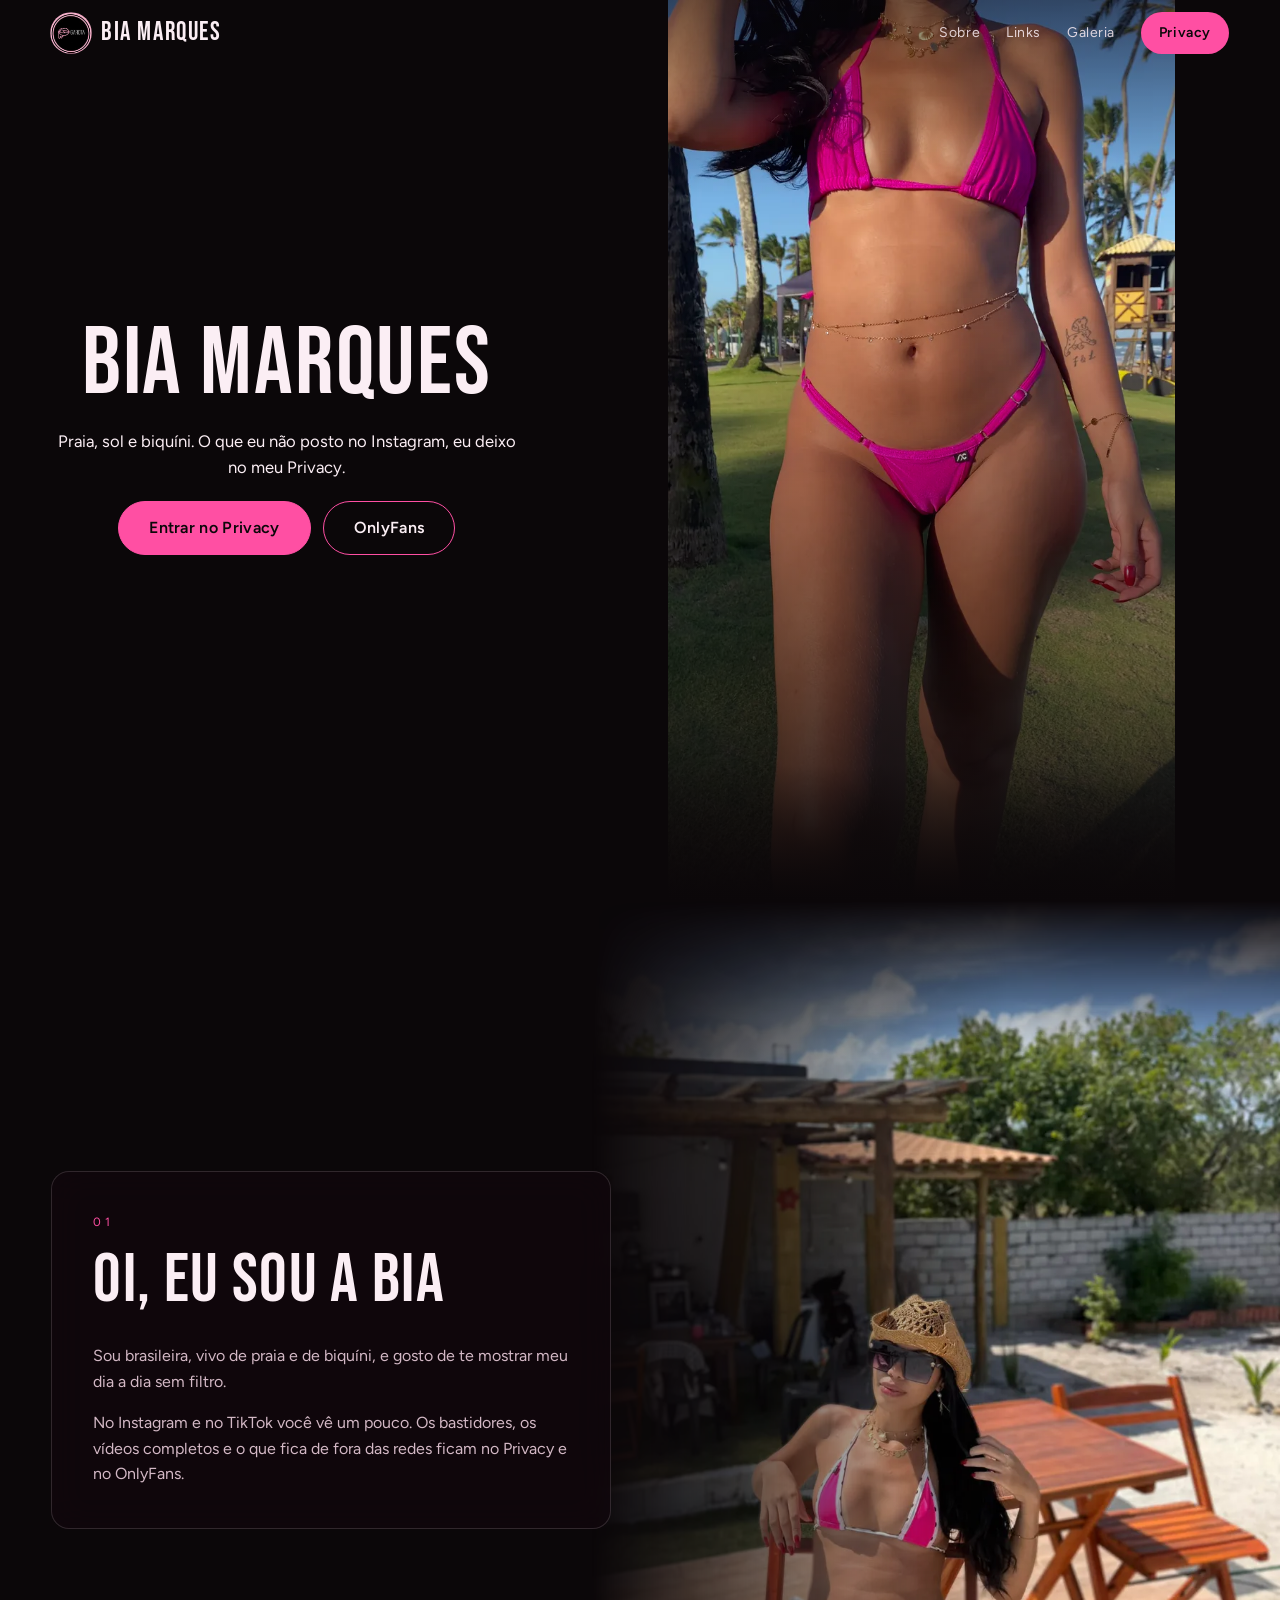
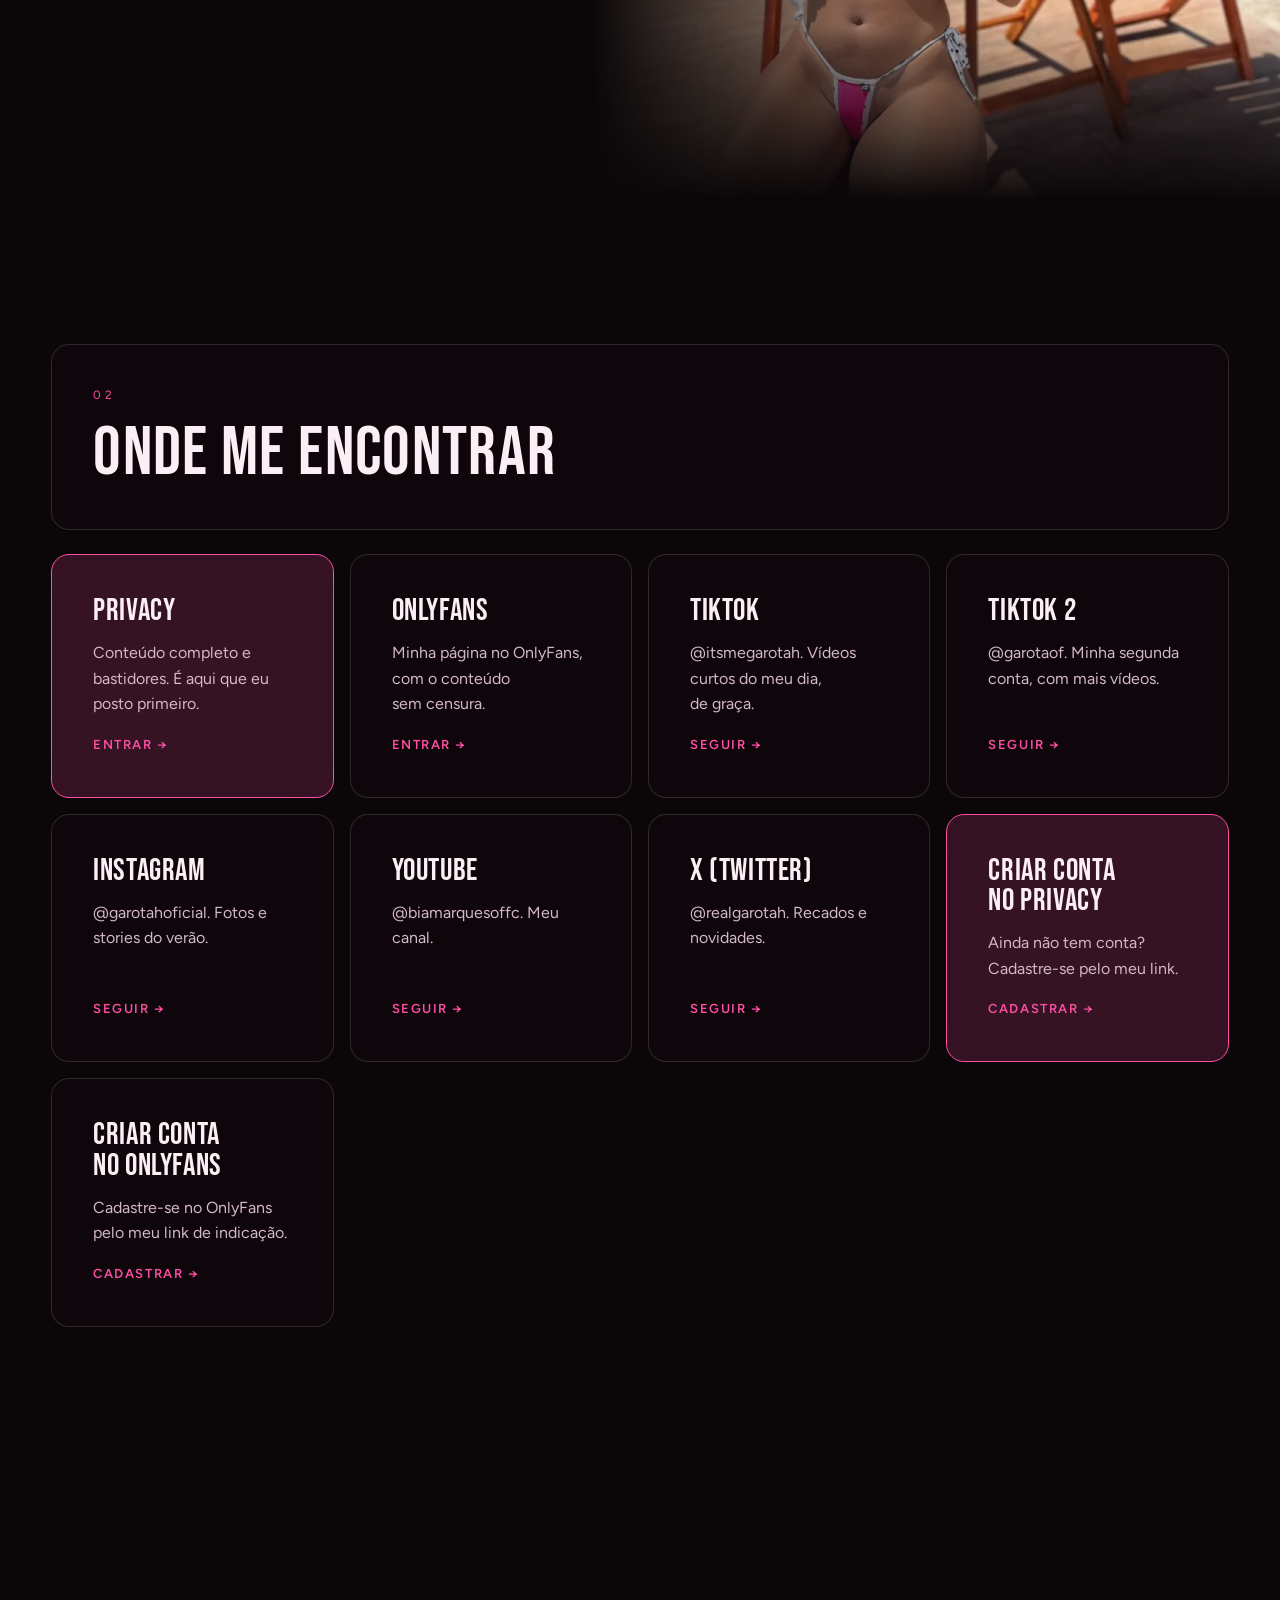
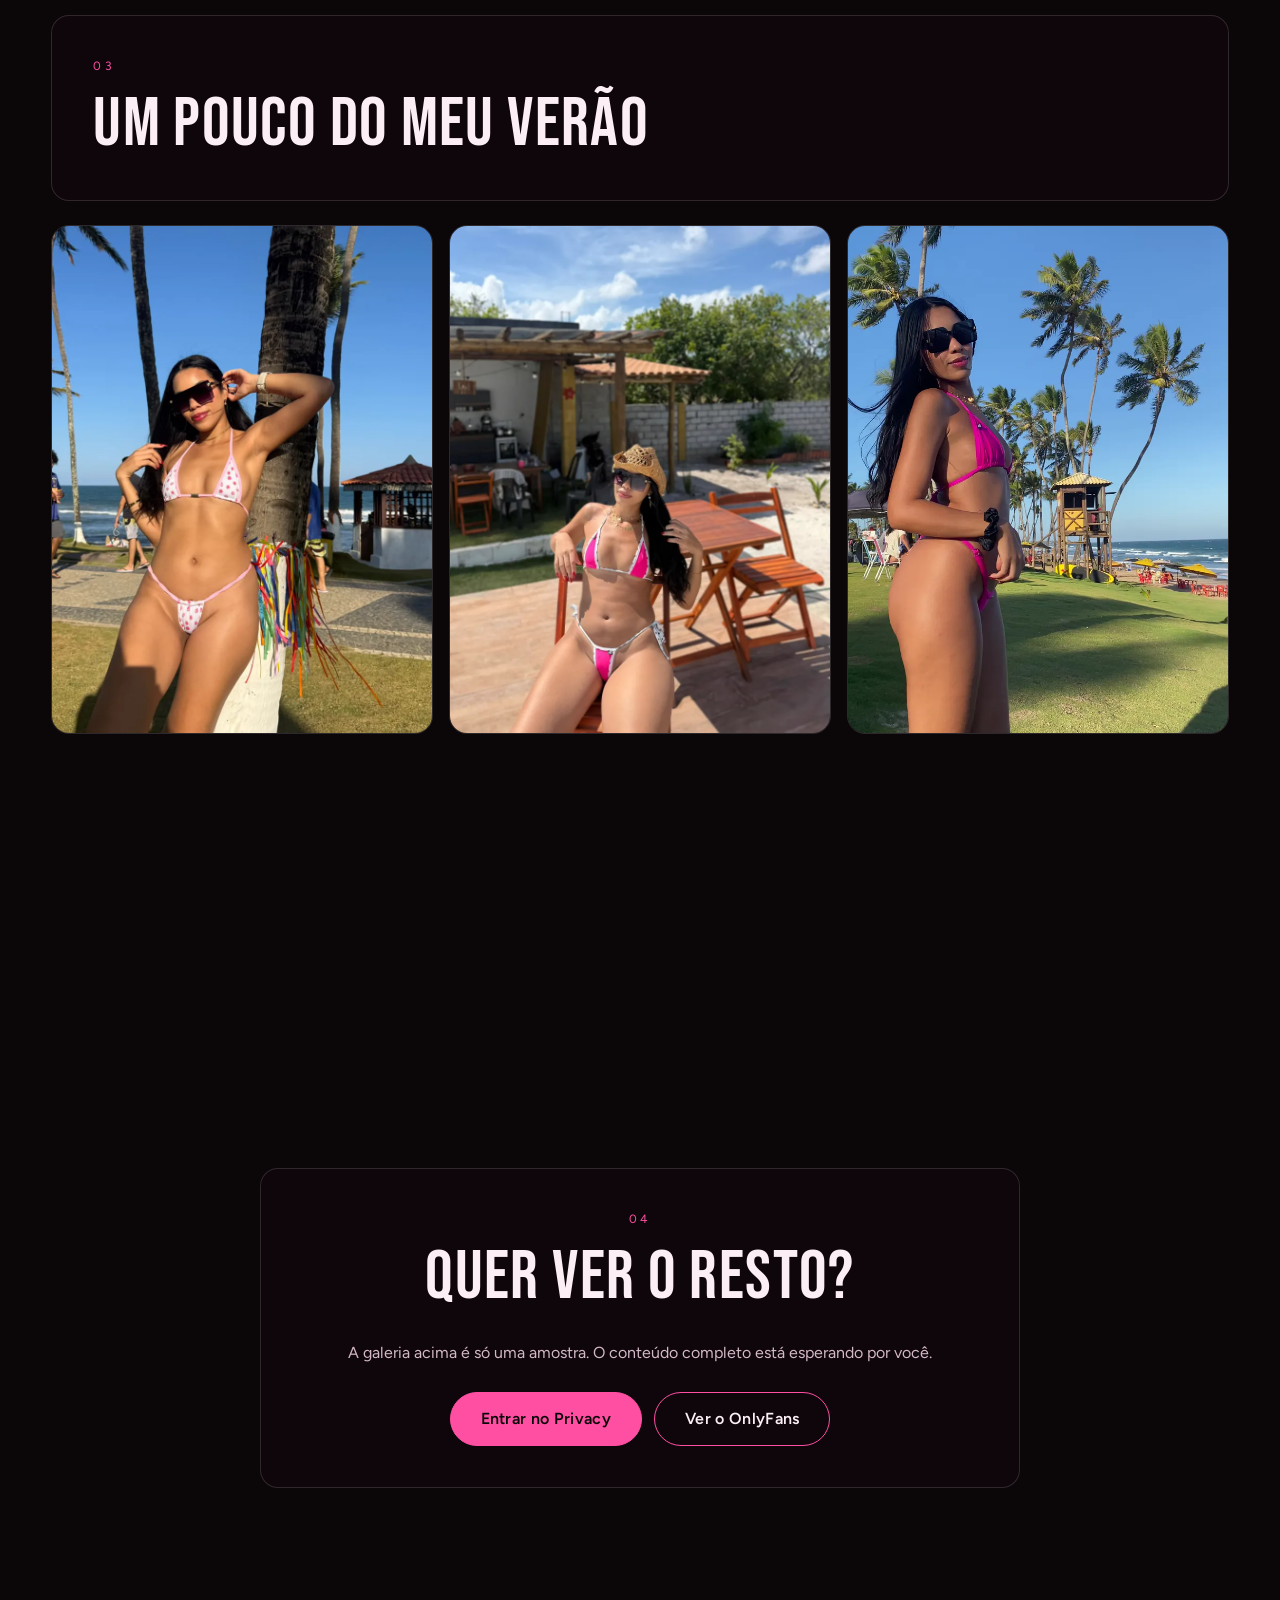
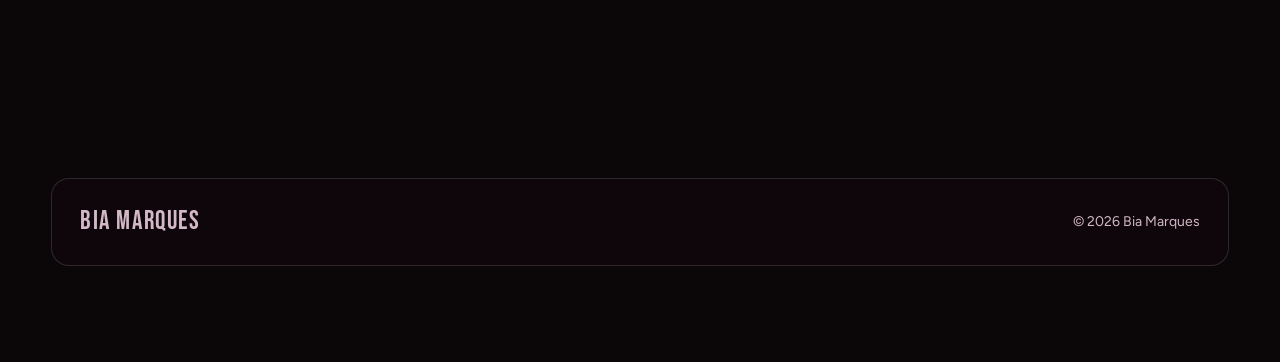
<file: index.html>
<!doctype html>
<html lang="pt-BR">
<head>
  <meta charset="utf-8">
  <meta name="viewport" content="width=device-width, initial-scale=1, viewport-fit=cover">
  <title>Bia Marques | Garota</title>
  <meta name="description" content="Bia Marques: biquínis, bastidores e conteúdo exclusivo. Todos os meus links em um só lugar.">
  <meta property="og:title" content="Bia Marques | Garota">
  <meta property="og:description" content="Biquínis, bastidores e conteúdo exclusivo. Todos os meus links em um só lugar.">
  <meta property="og:image" content="assets/video/poster.webp">
  <meta name="theme-color" content="#0b0709">
  <link rel="icon" href="assets/logo.png">
  <link rel="preconnect" href="https://fonts.googleapis.com">
  <link rel="preconnect" href="https://fonts.gstatic.com" crossorigin>
  <link href="https://fonts.googleapis.com/css2?family=Bebas+Neue&family=Figtree:wght@400;500;600&display=swap" rel="stylesheet">
  <link rel="preload" as="image" href="assets/video/poster.webp">
  <link rel="stylesheet" href="estilo.css">
</head>
<body>

<header class="topo">
  <a href="#inicio" class="marca" aria-label="Bia Marques">
    <img src="assets/logo.png" alt="" class="marca-logo" width="40" height="40">
    <span class="marca-texto">Bia Marques</span>
  </a>
  <nav class="menu" aria-label="Seções">
    <a href="#sobre">Sobre</a>
    <a href="#links">Links</a>
    <a href="#galeria">Galeria</a>
    <a href="#" class="menu-cta" data-link="privacy" target="_blank" rel="noopener">Privacy</a>
  </nav>
</header>

<main>

  <!-- ABERTURA: o vídeo roda sozinho em loop e pausa quando a seção sai da tela -->
  <section id="inicio" class="hero">
    <div class="hero-palco">
      <video class="hero-video" muted loop playsinline preload="auto" poster="assets/video/poster.webp" aria-hidden="true"></video>
      <script>(function(){var v=document.querySelector(".hero-video");v.muted=true;v.src=matchMedia("(min-width: 861px)").matches?"assets/video/bia-900.mp4":"assets/video/bia-720.mp4";})();</script>
      <div class="hero-vinheta"></div>
      <div class="hero-conteudo">
        <div class="painel painel--vidro">
          <h1 class="titulo-abertura">Bia Marques</h1>
          <p class="apoio">Praia, sol e biquíni. O que eu não posto no Instagram, eu deixo no meu Privacy.</p>
          <div class="acoes">
            <a href="#" class="botao" data-link="privacy" target="_blank" rel="noopener">Entrar no Privacy</a>
            <a href="#" class="botao botao--contorno" data-link="onlyfans" target="_blank" rel="noopener">OnlyFans</a>
          </div>
        </div>
      </div>
    </div>
  </section>

  <section id="sobre" class="secao">
    <img class="arte arte--direita" src="assets/img/sobre.webp" alt="Bia Marques de chapéu e óculos escuros" loading="lazy">
    <div class="secao-grade">
      <div class="painel revelar">
        <span class="rotulo">01</span>
        <h2>Oi, eu sou a Bia</h2>
        <p>Sou brasileira, vivo de praia e de biquíni, e gosto de te mostrar meu dia a dia sem filtro.</p>
        <p>No Instagram e no TikTok você vê um pouco. Os bastidores, os vídeos completos e o que fica de fora das redes ficam no Privacy e no OnlyFans.</p>
      </div>
    </div>
  </section>

  <section id="links" class="secao secao--larga">
    <div class="painel painel--cabecalho revelar">
      <span class="rotulo">02</span>
      <h2>Onde me encontrar</h2>
    </div>
    <div class="cartoes">
      <a class="painel cartao cartao--destaque revelar" href="#" data-link="privacy" target="_blank" rel="noopener">
        <h3>Privacy</h3>
        <p>Conteúdo completo e bastidores. É aqui que eu posto primeiro.</p>
        <span class="cartao-ir">Entrar</span>
      </a>
      <a class="painel cartao revelar" href="#" data-link="onlyfans" target="_blank" rel="noopener">
        <h3>OnlyFans</h3>
        <p>Minha página no OnlyFans, com o conteúdo sem censura.</p>
        <span class="cartao-ir">Entrar</span>
      </a>
      <a class="painel cartao revelar" href="#" data-link="tiktok" target="_blank" rel="noopener">
        <h3>TikTok</h3>
        <p>@itsmegarotah. Vídeos curtos do meu dia, de graça.</p>
        <span class="cartao-ir">Seguir</span>
      </a>
      <a class="painel cartao revelar" href="#" data-link="tiktok2" target="_blank" rel="noopener">
        <h3>TikTok 2</h3>
        <p>@garotaof. Minha segunda conta, com mais vídeos.</p>
        <span class="cartao-ir">Seguir</span>
      </a>
      <a class="painel cartao revelar" href="#" data-link="instagram" target="_blank" rel="noopener">
        <h3>Instagram</h3>
        <p>@garotahoficial. Fotos e stories do verão.</p>
        <span class="cartao-ir">Seguir</span>
      </a>
      <a class="painel cartao revelar" href="#" data-link="youtube" target="_blank" rel="noopener">
        <h3>YouTube</h3>
        <p>@biamarquesoffc. Meu canal.</p>
        <span class="cartao-ir">Seguir</span>
      </a>
      <a class="painel cartao revelar" href="#" data-link="x" target="_blank" rel="noopener">
        <h3>X (Twitter)</h3>
        <p>@realgarotah. Recados e novidades.</p>
        <span class="cartao-ir">Seguir</span>
      </a>
      <a class="painel cartao cartao--destaque revelar" href="#" data-link="privacyConta" target="_blank" rel="noopener">
        <h3>Criar conta no Privacy</h3>
        <p>Ainda não tem conta? Cadastre-se pelo meu link.</p>
        <span class="cartao-ir">Cadastrar</span>
      </a>
      <a class="painel cartao revelar" href="#" data-link="onlyfansConta" target="_blank" rel="noopener">
        <h3>Criar conta no OnlyFans</h3>
        <p>Cadastre-se no OnlyFans pelo meu link de indicação.</p>
        <span class="cartao-ir">Cadastrar</span>
      </a>
    </div>
  </section>

  <section id="galeria" class="secao secao--larga">
    <div class="painel painel--cabecalho revelar">
      <span class="rotulo">03</span>
      <h2>Um pouco do meu verão</h2>
    </div>
    <div class="galeria">
      <img class="foto revelar" src="assets/img/galeria-1.webp" alt="Bia Marques na praia, encostada em um coqueiro" loading="lazy">
      <img class="foto revelar" src="assets/img/galeria-2.webp" alt="Bia Marques de chapéu e óculos escuros, sentada ao sol" loading="lazy">
      <img class="foto revelar" src="assets/img/galeria-3.webp" alt="Bia Marques de biquíni rosa sob o sol" loading="lazy">
    </div>
  </section>

  <section id="contato" class="secao secao--contato">
    <div class="painel painel--form painel--final revelar">
      <span class="rotulo">04</span>
      <h2>Quer ver o resto?</h2>
      <p>A galeria acima é só uma amostra. O conteúdo completo está esperando por você.</p>
      <div class="acoes">
        <a href="#" class="botao" data-link="privacy" target="_blank" rel="noopener">Entrar no Privacy</a>
        <a href="#" class="botao botao--contorno" data-link="onlyfans" target="_blank" rel="noopener">Ver o OnlyFans</a>
      </div>
    </div>
  </section>

</main>

<footer class="rodape">
  <div class="painel rodape-painel">
    <span class="marca-texto">Bia Marques</span>
    <span>© <span data-ano></span> Bia Marques</span>
  </div>
</footer>

<a class="flutuante" href="#" data-link="privacy" target="_blank" rel="noopener" aria-label="Entrar no Privacy da Bia">Privacy</a>

<script src="config.js"></script>
<script src="app.js"></script>
</body>
</html>
</file>
<file: estilo.css>
/* ── Tokens ─────────────────────────────────────────────────────────────── */
:root {
  --fundo: #0b0709;
  --fundo-2: #150a11;
  --texto: #fbeef4;
  --texto-suave: #d3b8c5;
  --acento: #ff4fa3;         /* rosa-choque da Garota */
  --acento-texto: #0b0709;
  --linha: rgb(251 238 244 / 0.14);
  --painel: rgb(18 8 14 / 0.62);

  --fonte-titulo: "Bebas Neue", Impact, sans-serif;
  --fonte-texto: "Figtree", system-ui, sans-serif;

  --raio: 18px;
  --gutter: clamp(16px, 4vw, 56px);
  --largura: 1240px;
  --ease: cubic-bezier(.2, .7, .1, 1);
}

*, *::before, *::after { box-sizing: border-box; }
html { scroll-behavior: smooth; -webkit-text-size-adjust: 100%; overflow-x: clip; }
body {
  margin: 0;
  background: var(--fundo);
  color: var(--texto);
  font: 400 clamp(16px, 1.05vw, 18px)/1.6 var(--fonte-texto);
  overflow-x: clip;
  -webkit-font-smoothing: antialiased;
}
img { max-width: 100%; display: block; }
a { color: inherit; }
h1, h2, h3 { font-family: var(--fonte-titulo); font-weight: 400; line-height: 1; margin: 0 0 .4em; letter-spacing: .02em; text-transform: uppercase; text-wrap: balance; }
h1 { font-size: clamp(60px, 9vw, 120px); }
h2 { font-size: clamp(44px, 5.4vw, 80px); }
h3 { font-size: clamp(30px, 2.4vw, 36px); }
p { margin: 0 0 1em; color: var(--texto-suave); text-wrap: pretty; }

/* ── Topo ──────────────────────────────────────────────────────────────── */
.topo {
  position: fixed; inset: 0 0 auto; z-index: 50;
  display: flex; align-items: center; justify-content: space-between; gap: 12px;
  padding: max(12px, env(safe-area-inset-top)) var(--gutter) 12px;
  transition: background .4s var(--ease), backdrop-filter .4s;
}
.topo.rolou { background: rgb(11 7 9 / .72); backdrop-filter: blur(14px); -webkit-backdrop-filter: blur(14px); }
.marca { text-decoration: none; display: flex; align-items: center; gap: 10px; }
.marca-logo { height: 40px; width: 40px; border-radius: 50%; object-fit: cover; transform: scale(1.04); }
.marca-texto { font-family: var(--fonte-titulo); font-size: 26px; letter-spacing: .06em; text-transform: uppercase; }
.menu { display: flex; gap: 26px; align-items: center; font-size: 14px; letter-spacing: .04em; }
.menu a { text-decoration: none; opacity: .85; transition: opacity .3s; }
.menu a:hover { opacity: 1; }
.menu-cta { background: var(--acento); color: var(--acento-texto); padding: 10px 18px; border-radius: 999px; opacity: 1 !important; font-weight: 600; }

/* ── Abertura (vídeo em loop) ──────────────────────────────────────────── */
.hero { position: relative; }
.hero-palco { position: relative; height: 100vh; height: 100svh; min-height: 560px; overflow: hidden; background: var(--fundo); }
.hero-video { position: absolute; inset: 0; width: 100%; height: 100%; object-fit: cover; }
/* Desktop: vídeo vertical inteiro no centro, fundo desfocado dele mesmo */
.hero-fundo { filter: blur(36px) brightness(.5) saturate(1.2); transform: scale(1.15); }
/* Desktop: texto à esquerda, vídeo inteiro à direita (nada cobre a modelo) */
@media (min-width: 861px) {
  .hero-video:not(.hero-fundo) { object-fit: contain; left: auto; right: 0; width: 56%; }
  .hero-fundo { filter: blur(40px) brightness(.45) saturate(1.2); }
  .hero-vinheta {
    background:
      linear-gradient(to right, rgb(11 7 9 / .85), rgb(11 7 9 / .35) 40%, transparent 55%),
      linear-gradient(to bottom, rgb(11 7 9 / .5), transparent 20%),
      linear-gradient(to bottom, transparent 88%, var(--fundo) 100%);
  }
  .hero-conteudo { top: 0; bottom: 0; right: auto; left: var(--gutter); width: min(40%, 520px); align-items: center; justify-content: flex-start; }
  .hero-conteudo .painel { text-align: left; background: transparent; border-color: transparent; backdrop-filter: none; -webkit-backdrop-filter: none; padding-left: 0; }
  .hero-conteudo .acoes { justify-content: flex-start; }
  .hero-conteudo h1 { font-size: clamp(64px, 7.5vw, 112px); }
}
.hero-vinheta {
  position: absolute; inset: 0; pointer-events: none;
  background:
    linear-gradient(to bottom, rgb(11 7 9 / .55), transparent 22%),
    linear-gradient(to top, rgb(11 7 9 / .92), rgb(11 7 9 / .35) 42%, transparent 68%),
    linear-gradient(to bottom, transparent 85%, var(--fundo) 100%);
}
.hero-conteudo {
  position: absolute; left: var(--gutter); right: var(--gutter);
  bottom: max(28px, env(safe-area-inset-bottom));
  display: flex; justify-content: center;
}
.hero-conteudo .painel { width: 100%; max-width: 560px; text-align: center; }
.titulo-abertura { margin-bottom: .15em; }
.apoio { font-size: clamp(16px, 1.3vw, 19px); margin: 0 0 20px; color: var(--texto); }

/* ── Painéis (todo texto mora num painel) ──────────────────────────────── */
.painel {
  position: relative;
  background: var(--painel);
  border: 1px solid var(--linha);
  border-radius: var(--raio);
  padding: clamp(22px, 3.2vw, 48px);
  backdrop-filter: blur(18px) saturate(1.1);
  -webkit-backdrop-filter: blur(18px) saturate(1.1);
}
.painel--vidro { background: rgb(11 7 9 / .5); }
.painel > :last-child { margin-bottom: 0; }
.rotulo { display: block; font-size: 12px; letter-spacing: .3em; color: var(--acento); margin-bottom: 14px; }

/* ── Seções ────────────────────────────────────────────────────────────── */
.secao {
  position: relative; isolation: isolate; overflow: clip;
  min-height: 100vh; padding: 16vh var(--gutter);
  display: grid; align-content: center;
}
.secao-grade { width: 100%; max-width: var(--largura); margin: 0 auto; display: grid; grid-template-columns: minmax(0, 560px) 1fr; }
.secao--larga { gap: 24px; justify-items: center; grid-template-columns: minmax(0, 1fr); }
.painel--cabecalho { width: 100%; max-width: var(--largura); }
.painel--cabecalho h2 { margin: 0; }
.cartoes { width: 100%; max-width: var(--largura); display: grid; grid-template-columns: repeat(auto-fit, minmax(min(100%, 240px), 1fr)); gap: 16px; }
.cartao h3 { margin-bottom: .3em; }
.cartao { transition: transform .5s var(--ease), border-color .5s; }
.cartao:hover { transform: translateY(-4px); border-color: color-mix(in srgb, var(--acento) 50%, transparent); }

/* ── Foto da seção Sobre (foto real, borda dissolvida) ─────────────────── */
.arte {
  position: absolute; z-index: -1; pointer-events: none; object-fit: cover; object-position: 50% 30%;
  top: 0; bottom: 0; right: 0; width: 56vw; height: 100%;
  -webkit-mask-image: linear-gradient(to left, #000 38%, transparent 96%), linear-gradient(to bottom, transparent, #000 18%, #000 80%, transparent);
          mask-image: linear-gradient(to left, #000 38%, transparent 96%), linear-gradient(to bottom, transparent, #000 18%, #000 80%, transparent);
  -webkit-mask-composite: source-in; mask-composite: intersect;
}

/* ── Botões e cartões de link ──────────────────────────────────────────── */
.botao {
  display: inline-flex; align-items: center; justify-content: center; gap: 10px;
  font: 600 16px/1 var(--fonte-texto); letter-spacing: .02em; text-decoration: none; cursor: pointer;
  color: var(--acento-texto); background: var(--acento); border: 1px solid var(--acento); border-radius: 999px;
  padding: 18px 30px; min-height: 52px; transition: transform .4s var(--ease), filter .3s;
}
.botao:hover { transform: translateY(-2px); filter: brightness(1.08); }
.botao--contorno { background: transparent; color: var(--texto); }
.acoes { display: flex; flex-wrap: wrap; gap: 12px; }
.hero-conteudo .acoes { justify-content: center; }
.painel--final { text-align: center; }
.painel--final .acoes { justify-content: center; margin-top: 26px; }

a.cartao { text-decoration: none; display: flex; flex-direction: column; gap: 4px; }
.cartao p { margin: 0; }
.cartao-ir { margin-top: auto; padding-top: 14px; font-size: 13px; font-weight: 600; letter-spacing: .12em; text-transform: uppercase; color: var(--acento); }
.cartao-ir::after { content: " →"; }
.cartao--destaque { border-color: var(--acento); background: color-mix(in srgb, var(--acento) 16%, var(--painel)); }
[data-link].oculto { display: none !important; }

/* ── Galeria (fotos reais) ─────────────────────────────────────────────── */
.galeria { width: 100%; max-width: var(--largura); display: grid; grid-template-columns: repeat(3, minmax(0, 1fr)); gap: 16px; }
.foto { width: 100%; aspect-ratio: 3 / 4; object-fit: cover; border-radius: var(--raio); border: 1px solid var(--linha); }

.secao--contato { justify-items: center; }
.painel--form { width: 100%; max-width: 760px; }

/* ── Botão flutuante do Privacy ────────────────────────────────────────── */
.flutuante {
  position: fixed; right: max(16px, env(safe-area-inset-right)); bottom: max(16px, env(safe-area-inset-bottom)); z-index: 60;
  font: 400 22px/1 var(--fonte-titulo); letter-spacing: .08em; text-transform: uppercase; text-decoration: none;
  color: var(--acento-texto); background: var(--acento); padding: 15px 26px; border-radius: 999px;
  box-shadow: 0 10px 30px rgb(255 79 163 / .35);
  transform: scale(0); transition: transform .5s var(--ease);
}
.flutuante.visivel { transform: scale(1); }

/* ── Rodapé ────────────────────────────────────────────────────────────── */
.rodape { padding: 0 var(--gutter) 96px; }
.rodape-painel { max-width: var(--largura); margin: 0 auto; display: flex; flex-wrap: wrap; gap: 10px 32px; align-items: center; justify-content: space-between; font-size: 14px; color: var(--texto-suave); padding: 22px 28px; }

/* ── Revelar ao rolar ──────────────────────────────────────────────────── */
.revelar { opacity: 0; transform: translateY(32px); transition: opacity .9s var(--ease), transform 1s var(--ease); }
.revelar.visto { opacity: 1; transform: none; }

/* ── Celular ───────────────────────────────────────────────────────────── */
@media (max-width: 860px) {
  .menu a:not(.menu-cta) { display: none; }
  .secao { padding: 56px var(--gutter); min-height: auto; }
  .secao-grade { grid-template-columns: minmax(0, 1fr); }
  .painel { padding: 22px 20px; }

  /* Sobre: a foto vira o topo da seção e o painel sobe por cima dela */
  #sobre { padding-top: 0; padding-bottom: 56px; }
  .arte {
    position: relative; z-index: 0; inset: auto; width: calc(100% + 2 * var(--gutter)); height: 62svh; max-height: 560px;
    margin: 0 calc(-1 * var(--gutter)) -56px; object-position: 50% 25%;
    -webkit-mask-image: linear-gradient(to bottom, transparent, #000 14%, #000 58%, transparent);
            mask-image: linear-gradient(to bottom, transparent, #000 14%, #000 58%, transparent);
    -webkit-mask-composite: source-over; mask-composite: add;
  }
  #sobre .secao-grade { position: relative; z-index: 1; }

  /* Links: uma coluna, cartões compactos e fáceis de tocar */
  .cartoes { grid-template-columns: minmax(0, 1fr); gap: 12px; }
  .cartao { padding: 16px 18px; display: grid; grid-template-columns: 1fr auto; column-gap: 12px; align-items: center; }
  .cartao h3 { grid-column: 1; margin: 0; font-size: 30px; }
  .cartao p { grid-column: 1; font-size: 14px; line-height: 1.4; }
  .cartao-ir { grid-column: 2; grid-row: 1 / span 2; margin: 0; padding: 0; font-size: 12px; }

  /* Galeria: carrossel horizontal com encaixe */
  .galeria { display: flex; overflow-x: auto; scroll-snap-type: x mandatory; gap: 12px; margin: 0 calc(-1 * var(--gutter)); padding: 0 var(--gutter) 8px; scrollbar-width: none; }
  .galeria::-webkit-scrollbar { display: none; }
  .foto { flex: 0 0 76%; scroll-snap-align: center; }

  .acoes { flex-direction: column; }
  .acoes .botao { width: 100%; }
  /* Abertura no celular: faixa baixa e enxuta, a modelo fica livre na tela */
  .hero-vinheta {
    background:
      linear-gradient(to bottom, rgb(11 7 9 / .5), transparent 16%),
      linear-gradient(to top, rgb(11 7 9 / .9), rgb(11 7 9 / .45) 18%, transparent 30%);
  }
  .hero-conteudo { bottom: max(14px, env(safe-area-inset-bottom)); }
  .hero-conteudo .painel { padding: 0; background: transparent; border: 0; backdrop-filter: none; -webkit-backdrop-filter: none; }
  .hero-conteudo h1 { font-size: 46px; margin: 0 0 10px; }
  .hero-conteudo .apoio { display: none; }
  .hero-conteudo .acoes { flex-direction: row; gap: 10px; }
  .hero-conteudo .acoes .botao { width: auto; flex: 1; padding: 15px 12px; font-size: 15px; }
  .hero-conteudo .acoes .botao--contorno { flex: 0 0 38%; background: rgb(11 7 9 / .45); }
  .rodape { padding-bottom: 88px; }
  .rodape-painel { flex-direction: column; align-items: flex-start; }
}

@media (prefers-reduced-motion: reduce) {
  *, *::before, *::after { animation: none !important; transition: none !important; }
  .revelar { opacity: 1; transform: none; }
}
</file>
